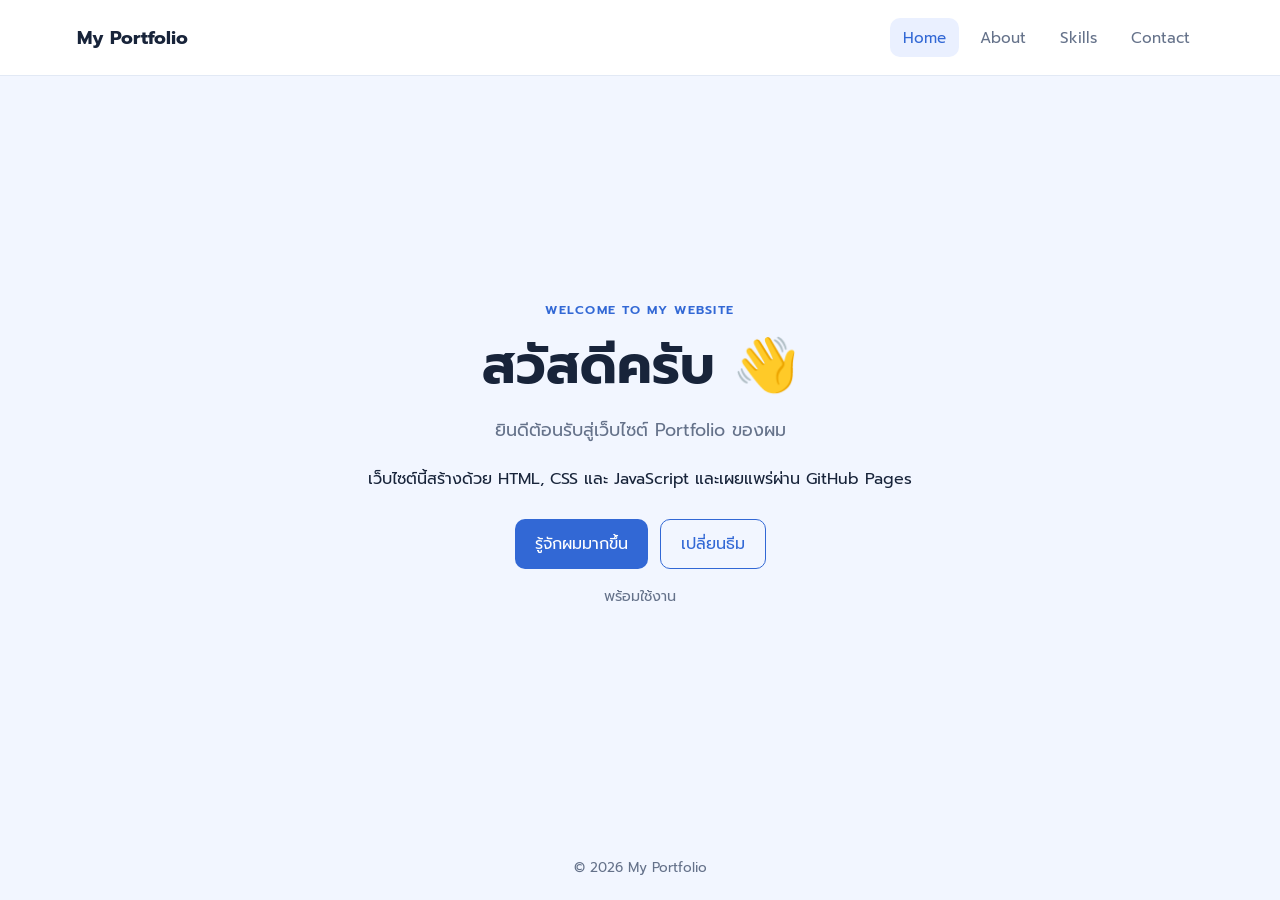
<file: index.html>
<!doctype html>
<html lang="th">
<head>
  <meta charset="UTF-8">
  <meta name="viewport" content="width=device-width, initial-scale=1.0">
  <title>Home | My Portfolio</title>
  <link rel="stylesheet" href="style.css">
</head>
<body>
  <header class="site-header">
    <a class="brand" href="index.html">My Portfolio</a>
    <nav aria-label="เมนูหลัก">
      <a class="active" href="index.html">Home</a>
      <a href="about.html">About</a>
      <a href="skills.html">Skills</a>
      <a href="contact.html">Contact</a>
    </nav>
  </header>
  <main class="hero">
    <div class="hero-content">
      <p class="eyebrow">WELCOME TO MY WEBSITE</p>
      <h1>สวัสดีครับ 👋</h1>
      <p class="lead">ยินดีต้อนรับสู่เว็บไซต์ Portfolio ของผม</p>
      <p>เว็บไซต์นี้สร้างด้วย HTML, CSS และ JavaScript และเผยแพร่ผ่าน GitHub Pages</p>
      <div class="actions">
        <a class="button" href="about.html">รู้จักผมมากขึ้น</a>
        <button class="button button-outline" id="themeBtn" type="button">เปลี่ยนธีม</button>
      </div>
      <p id="status" class="status" aria-live="polite">พร้อมใช้งาน</p>
    </div>
  </main>
  <footer>© <span id="year"></span> My Portfolio</footer>
  <script src="script.js"></script>
</body>
</html>
</file>
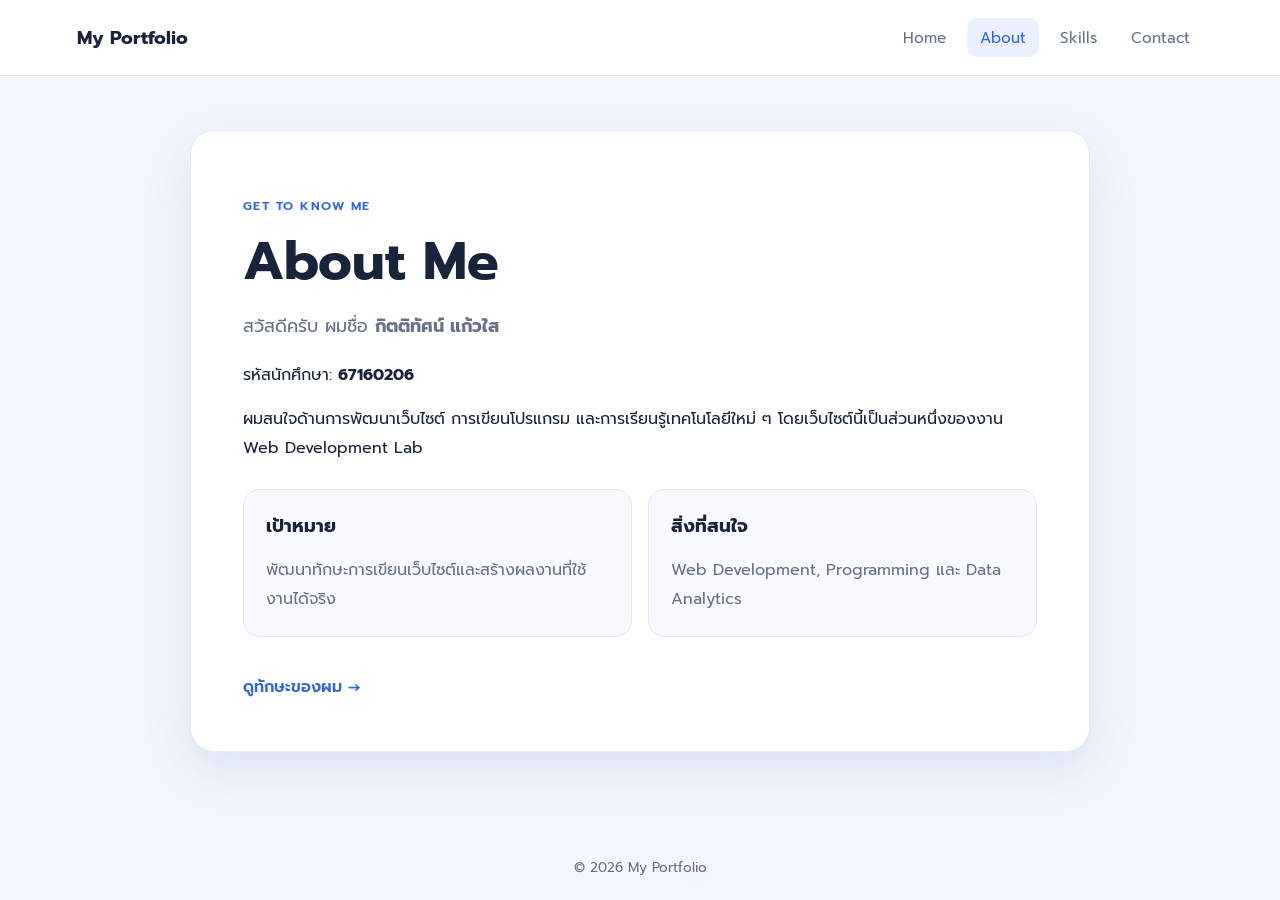
<file: about.html>
<!doctype html>
<html lang="th">
<head>
  <meta charset="UTF-8">
  <meta name="viewport" content="width=device-width, initial-scale=1.0">
  <title>About | My Portfolio</title>
  <link rel="stylesheet" href="style.css">
</head>
<body>
  <header class="site-header">
    <a class="brand" href="index.html">My Portfolio</a>
    <nav aria-label="เมนูหลัก">
      <a href="index.html">Home</a>
      <a class="active" href="about.html">About</a>
      <a href="skills.html">Skills</a>
      <a href="contact.html">Contact</a>
    </nav>
  </header>
  <main class="page">
    <section class="panel">
      <p class="eyebrow">GET TO KNOW ME</p>
      <h1>About Me</h1>
      <p class="lead">สวัสดีครับ ผมชื่อ <strong>กิตติทัศน์ แก้วใส</strong></p>
      <p>รหัสนักศึกษา: <strong>67160206</strong></p>
      <p>ผมสนใจด้านการพัฒนาเว็บไซต์ การเขียนโปรแกรม และการเรียนรู้เทคโนโลยีใหม่ ๆ โดยเว็บไซต์นี้เป็นส่วนหนึ่งของงาน Web Development Lab</p>
      <div class="info-grid">
        <div class="info-card"><h2>เป้าหมาย</h2><p>พัฒนาทักษะการเขียนเว็บไซต์และสร้างผลงานที่ใช้งานได้จริง</p></div>
        <div class="info-card"><h2>สิ่งที่สนใจ</h2><p>Web Development, Programming และ Data Analytics</p></div>
      </div>
      <a class="text-link" href="skills.html">ดูทักษะของผม →</a>
    </section>
  </main>
  <footer>© <span id="year"></span> My Portfolio</footer>
  <script src="script.js"></script>
</body>
</html>
</file>
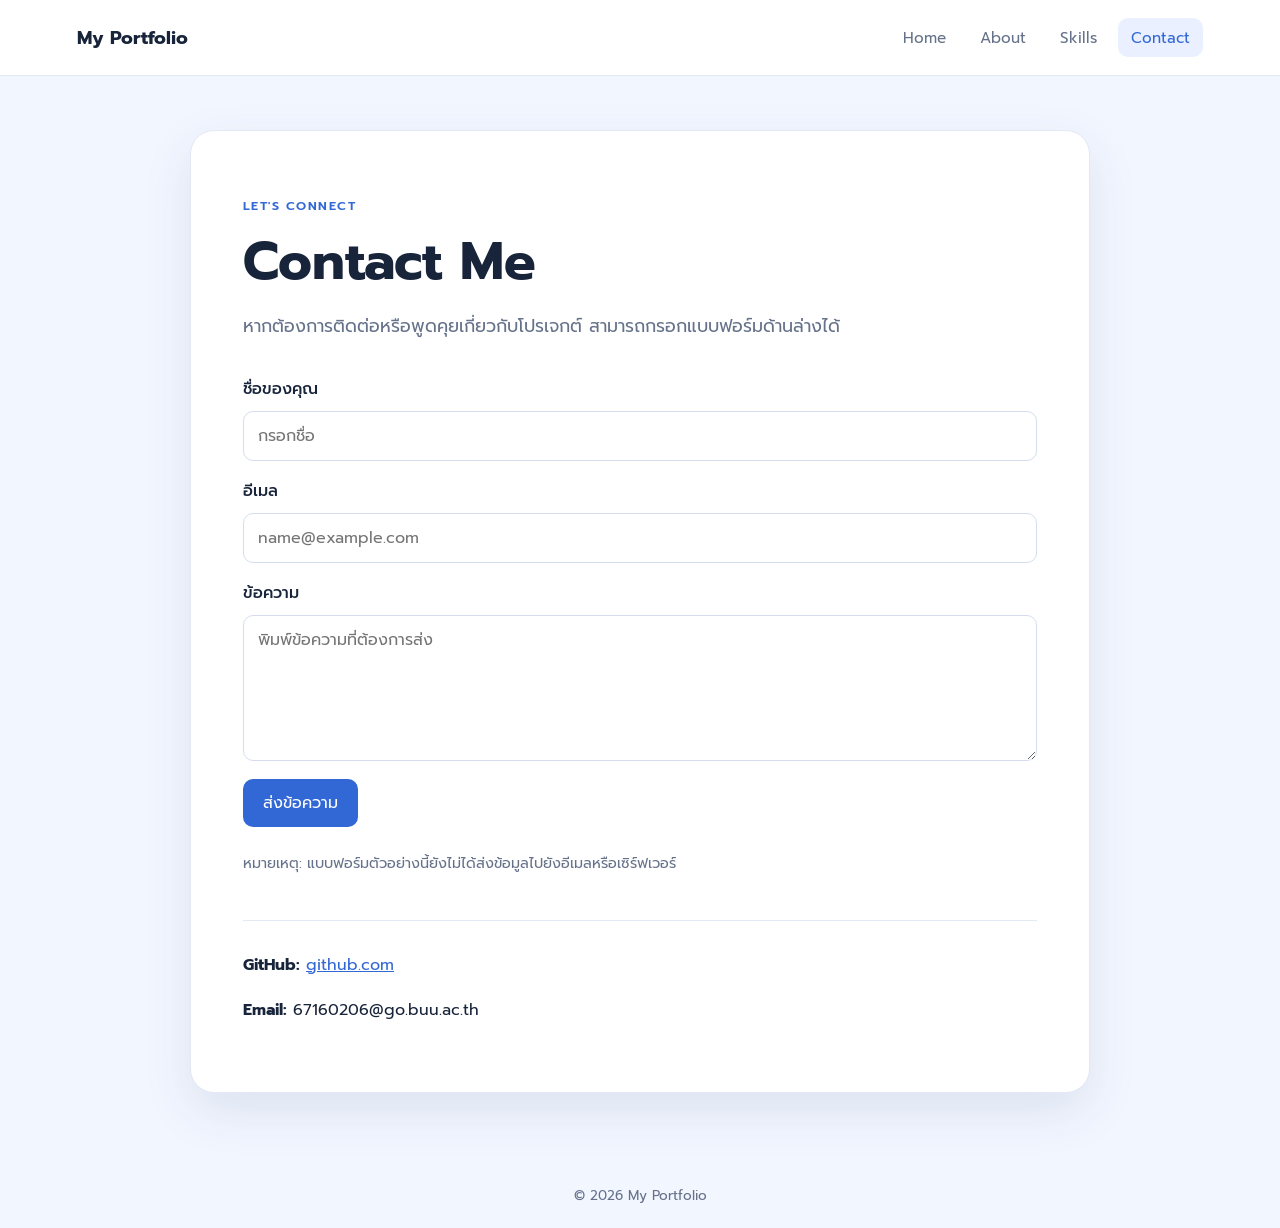
<file: contact.html>
<!doctype html>
<html lang="th">
<head>
  <meta charset="UTF-8">
  <meta name="viewport" content="width=device-width, initial-scale=1.0">
  <title>Contact | My Portfolio</title>
  <link rel="stylesheet" href="style.css">
</head>
<body>
  <header class="site-header">
    <a class="brand" href="index.html">My Portfolio</a>
    <nav aria-label="เมนูหลัก">
      <a href="index.html">Home</a>
      <a href="about.html">About</a>
      <a href="skills.html">Skills</a>
      <a class="active" href="contact.html">Contact</a>
    </nav>
  </header>
  <main class="page">
    <section class="panel">
      <p class="eyebrow">LET'S CONNECT</p>
      <h1>Contact Me</h1>
      <p class="lead">หากต้องการติดต่อหรือพูดคุยเกี่ยวกับโปรเจกต์ สามารถกรอกแบบฟอร์มด้านล่างได้</p>
      <form id="contactForm" class="contact-form">
        <label for="name">ชื่อของคุณ</label>
        <input id="name" name="name" type="text" placeholder="กรอกชื่อ" required>
        <label for="email">อีเมล</label>
        <input id="email" name="email" type="email" placeholder="name@example.com" required>
        <label for="message">ข้อความ</label>
        <textarea id="message" name="message" rows="5" placeholder="พิมพ์ข้อความที่ต้องการส่ง" required></textarea>
        <button class="button" type="submit">ส่งข้อความ</button>
        <p id="formStatus" class="status" aria-live="polite">หมายเหตุ: แบบฟอร์มตัวอย่างนี้ยังไม่ได้ส่งข้อมูลไปยังอีเมลหรือเซิร์ฟเวอร์</p>
      </form>
      <div class="contact-links">
        <p><strong>GitHub:</strong> <a href="https://github.com/" target="_blank" rel="noopener">github.com</a></p>
        <p><strong>Email:</strong> 67160206@go.buu.ac.th</p>
      </div>
    </section>
  </main>
  <footer>© <span id="year"></span> My Portfolio</footer>
  <script src="script.js"></script>
</body>
</html>
</file>
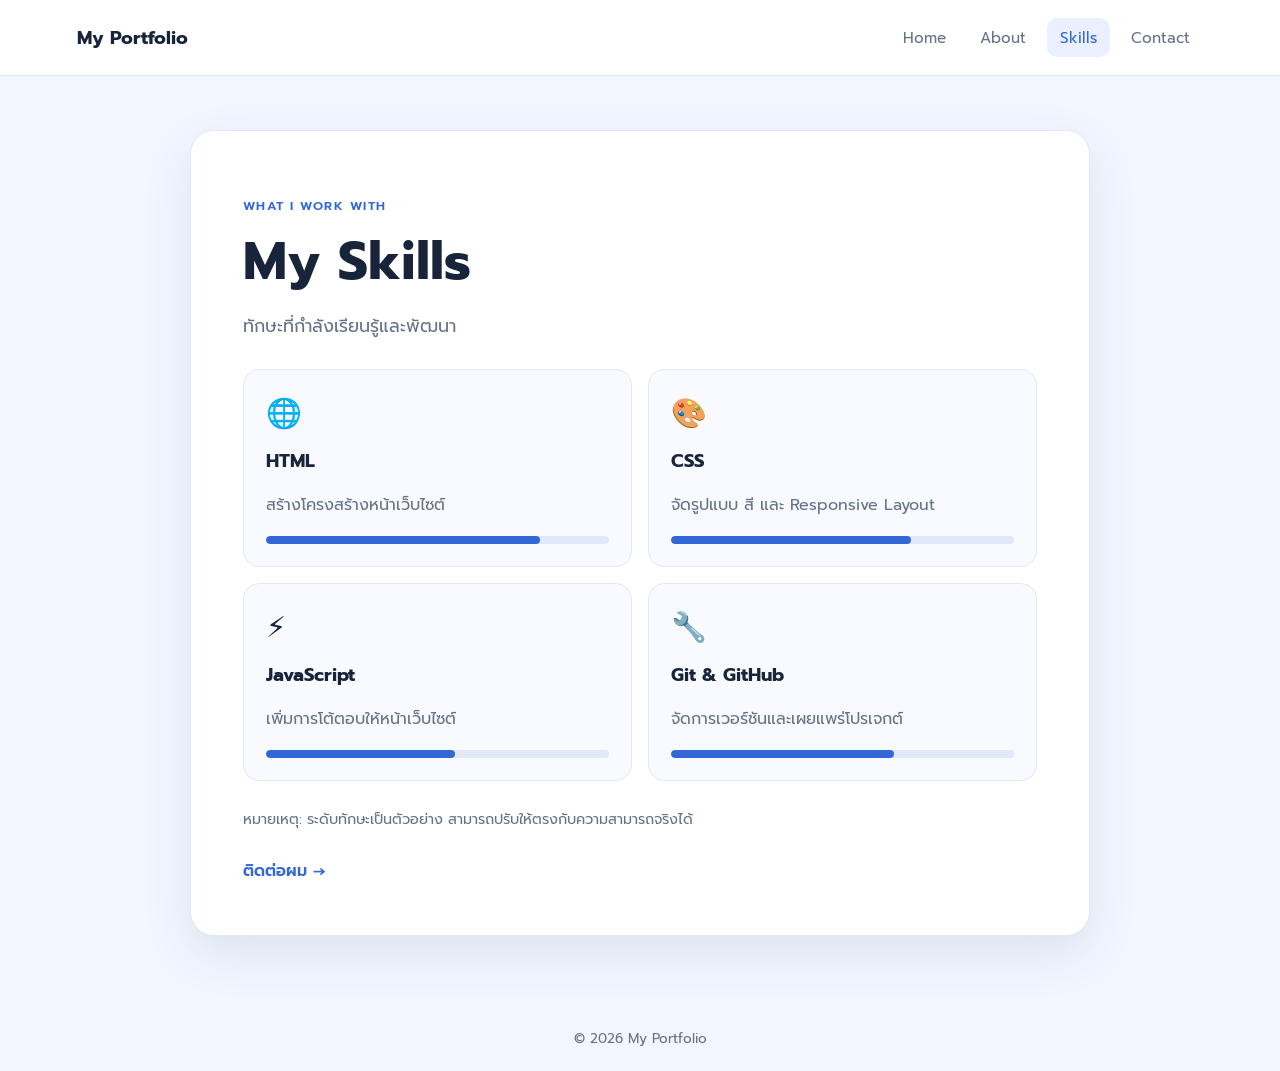
<file: skills.html>
<!doctype html>
<html lang="th">
<head>
  <meta charset="UTF-8">
  <meta name="viewport" content="width=device-width, initial-scale=1.0">
  <title>Skills | My Portfolio</title>
  <link rel="stylesheet" href="style.css">
</head>
<body>
  <header class="site-header">
    <a class="brand" href="index.html">My Portfolio</a>
    <nav aria-label="เมนูหลัก">
      <a href="index.html">Home</a>
      <a href="about.html">About</a>
      <a class="active" href="skills.html">Skills</a>
      <a href="contact.html">Contact</a>
    </nav>
  </header>
  <main class="page">
    <section class="panel">
      <p class="eyebrow">WHAT I WORK WITH</p>
      <h1>My Skills</h1>
      <p class="lead">ทักษะที่กำลังเรียนรู้และพัฒนา</p>
      <div class="skill-list">
        <article class="skill-card"><div class="skill-icon">🌐</div><h2>HTML</h2><p>สร้างโครงสร้างหน้าเว็บไซต์</p><div class="progress"><span style="width:80%"></span></div></article>
        <article class="skill-card"><div class="skill-icon">🎨</div><h2>CSS</h2><p>จัดรูปแบบ สี และ Responsive Layout</p><div class="progress"><span style="width:70%"></span></div></article>
        <article class="skill-card"><div class="skill-icon">⚡</div><h2>JavaScript</h2><p>เพิ่มการโต้ตอบให้หน้าเว็บไซต์</p><div class="progress"><span style="width:55%"></span></div></article>
        <article class="skill-card"><div class="skill-icon">🔧</div><h2>Git & GitHub</h2><p>จัดการเวอร์ชันและเผยแพร่โปรเจกต์</p><div class="progress"><span style="width:65%"></span></div></article>
      </div>
      <p class="note">หมายเหตุ: ระดับทักษะเป็นตัวอย่าง สามารถปรับให้ตรงกับความสามารถจริงได้</p>
      <a class="text-link" href="contact.html">ติดต่อผม →</a>
    </section>
  </main>
  <footer>© <span id="year"></span> My Portfolio</footer>
  <script src="script.js"></script>
</body>
</html>
</file>
<file: style.css>
@import url('https://fonts.googleapis.com/css2?family=Prompt:wght@300;400;500;600;700&display=swap');

:root {
  --bg: #f2f6ff;
  --surface: #ffffff;
  --text: #18243a;
  --muted: #65728a;
  --primary: #3268d5;
  --primary-dark: #234da5;
  --border: #e2e9f5;
  --shadow: 0 18px 50px rgba(31, 55, 98, .10);
}
* { box-sizing: border-box; }
body {
  margin: 0; min-height: 100vh; display: flex; flex-direction: column;
  font-family: 'Prompt', system-ui, sans-serif; color: var(--text); background: var(--bg);
}
.site-header {
  width: 100%; padding: 18px clamp(20px, 6vw, 84px); display: flex;
  justify-content: space-between; align-items: center; gap: 20px;
  background: var(--surface); border-bottom: 1px solid var(--border);
}
.brand { color: var(--text); font-weight: 700; text-decoration: none; font-size: 1.15rem; }
nav { display: flex; flex-wrap: wrap; gap: 8px; }
nav a { text-decoration: none; color: var(--muted); padding: 8px 13px; border-radius: 10px; font-size: .95rem; }
nav a:hover, nav a.active { color: var(--primary); background: #eaf0ff; }
.hero { flex: 1; display: grid; place-items: center; padding: 64px 20px; }
.hero-content, .panel { width: min(100%, 900px); margin: 0 auto; }
.hero-content { text-align: center; }
.page { flex: 1; padding: 54px 20px 70px; }
.panel { padding: clamp(24px, 5vw, 52px); background: var(--surface); border: 1px solid var(--border); border-radius: 24px; box-shadow: var(--shadow); }
.eyebrow { color: var(--primary); letter-spacing: .12em; font-size: .78rem; font-weight: 600; }
h1 { margin: 10px 0 14px; font-size: clamp(2rem, 5vw, 3.3rem); line-height: 1.2; }
h2 { margin: 0 0 8px; font-size: 1.15rem; }
p { line-height: 1.8; }
.lead { color: var(--muted); font-size: 1.1rem; }
.actions { display: flex; justify-content: center; flex-wrap: wrap; gap: 12px; margin: 26px 0 12px; }
.button { display: inline-flex; justify-content: center; align-items: center; border: 0; border-radius: 10px; background: var(--primary); color: white; padding: 12px 20px; text-decoration: none; font: inherit; cursor: pointer; transition: .2s; }
.button:hover { background: var(--primary-dark); transform: translateY(-1px); }
.button-outline { color: var(--primary); background: transparent; border: 1px solid var(--primary); }
.button-outline:hover { color: white; }
.status, .note { color: var(--muted); font-size: .9rem; }
.info-grid, .skill-list { display: grid; grid-template-columns: repeat(2, minmax(0, 1fr)); gap: 16px; margin: 26px 0; }
.info-card, .skill-card { padding: 22px; background: #f8faff; border: 1px solid var(--border); border-radius: 16px; }
.info-card p, .skill-card p { color: var(--muted); margin-bottom: 0; }
.text-link { display: inline-block; margin-top: 12px; color: var(--primary); font-weight: 600; text-decoration: none; }
.skill-icon { font-size: 1.8rem; margin-bottom: 12px; }
.progress { height: 8px; margin-top: 16px; overflow: hidden; background: #e1e9f8; border-radius: 20px; }
.progress span { display: block; height: 100%; background: var(--primary); border-radius: inherit; }
.contact-form { display: grid; gap: 10px; margin-top: 26px; }
.contact-form label { font-weight: 500; margin-top: 8px; }
.contact-form input, .contact-form textarea { width: 100%; padding: 12px 14px; border: 1px solid #d4deef; border-radius: 10px; font: inherit; background: #fff; color: var(--text); }
.contact-form input:focus, .contact-form textarea:focus { outline: 2px solid #b8ccff; border-color: var(--primary); }
.contact-form .button { justify-self: start; margin-top: 8px; }
.contact-links { border-top: 1px solid var(--border); margin-top: 28px; padding-top: 14px; }
.contact-links a { color: var(--primary); }
footer { padding: 22px; text-align: center; color: var(--muted); font-size: .85rem; }
body.dark { --bg: #111827; --surface: #1d293b; --text: #eef3ff; --muted: #b4bfd3; --primary: #8eb0ff; --primary-dark: #7198f3; --border: #34435b; --shadow: 0 18px 50px rgba(0,0,0,.2); }
body.dark nav a:hover, body.dark nav a.active { background: #293a56; }
body.dark .info-card, body.dark .skill-card { background: #202f45; }
body.dark .progress { background: #34435b; }
body.dark .contact-form input, body.dark .contact-form textarea { background: #172235; border-color: #465673; color: var(--text); }
@media (max-width: 650px) {
  .site-header { align-items: flex-start; flex-direction: column; }
  nav { width: 100%; }
  nav a { padding: 7px 10px; }
  .info-grid, .skill-list { grid-template-columns: 1fr; }
  .page { padding-top: 28px; }
}
</file>
